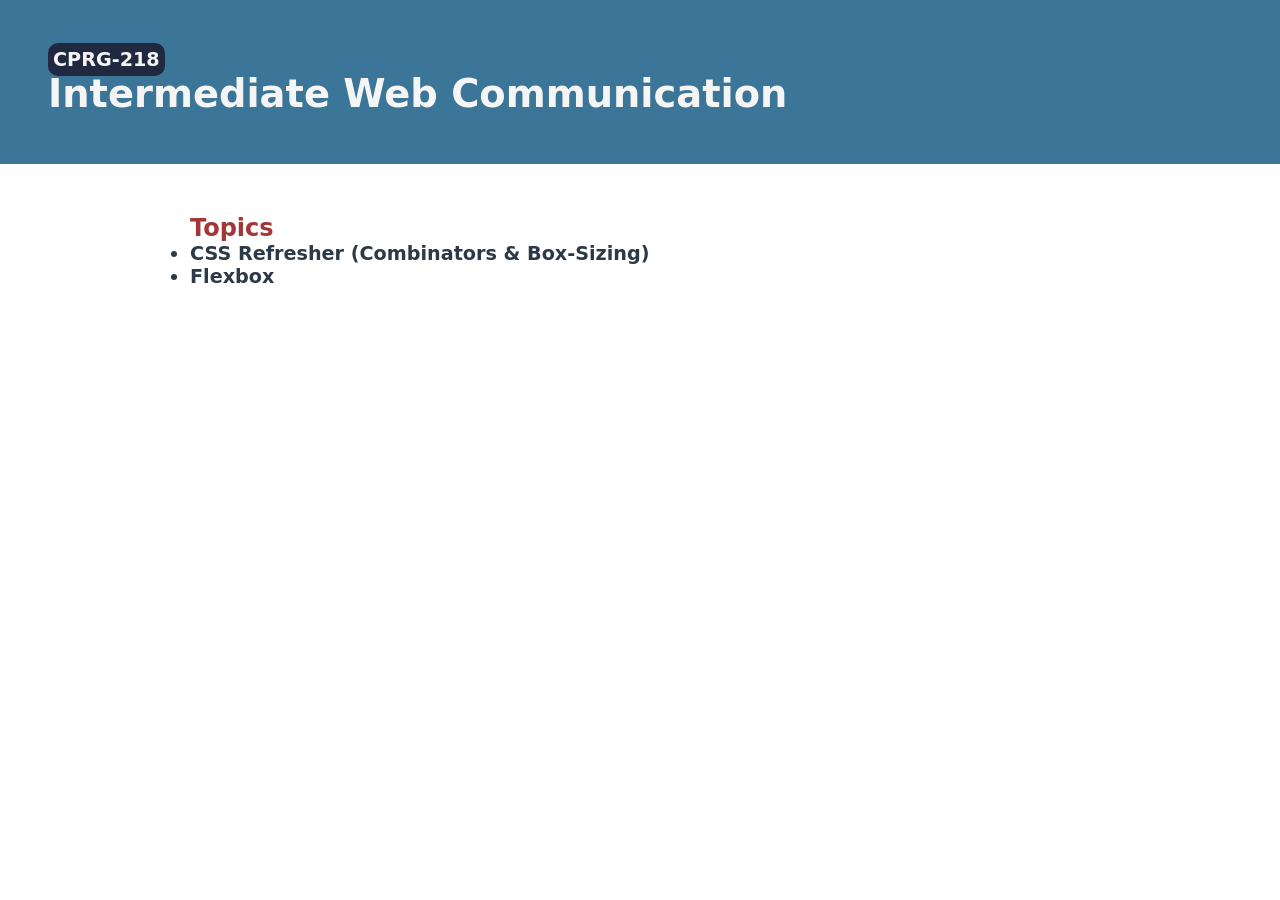
<file: index.html>
<!DOCTYPE html>
<html lang="en">
<head>
    <meta charset="UTF-8">
    <meta name="viewport" content="width=device-width, initial-scale=1.0">
    <title>Intermediate Web Communication</title>
    <link rel="preconnect" href="https://fonts.googleapis.com">
    <link rel="preconnect" href="https://fonts.gstatic.com" crossorigin>
    <link href="https://fonts.googleapis.com/css2?family=Source+Code+Pro:ital,wght@0,200..900;1,200..900&display=swap" rel="stylesheet">
    <link rel="stylesheet" href="css/styles.css">
</head>
<body>
    <header>
        <div>
            <p><span class="badge">CPRG-218</span></p>
        </div>
        <h1>Intermediate Web Communication</h1>
    </header>

    <main>
        <section>
            <ul>
                <p>Topics</p>
                <li><a href="Combinator_BoxSizing/cbs_index.html">CSS Refresher (Combinators &amp; Box-Sizing)</a></li>
                <li><a href="flexbox/fb_index.html">Flexbox</a></li>        <!-- TODO: link fb_index.html file in anchor tag -->
            </ul>
        </section>
        
    </main>
</body>
</html>
</file>
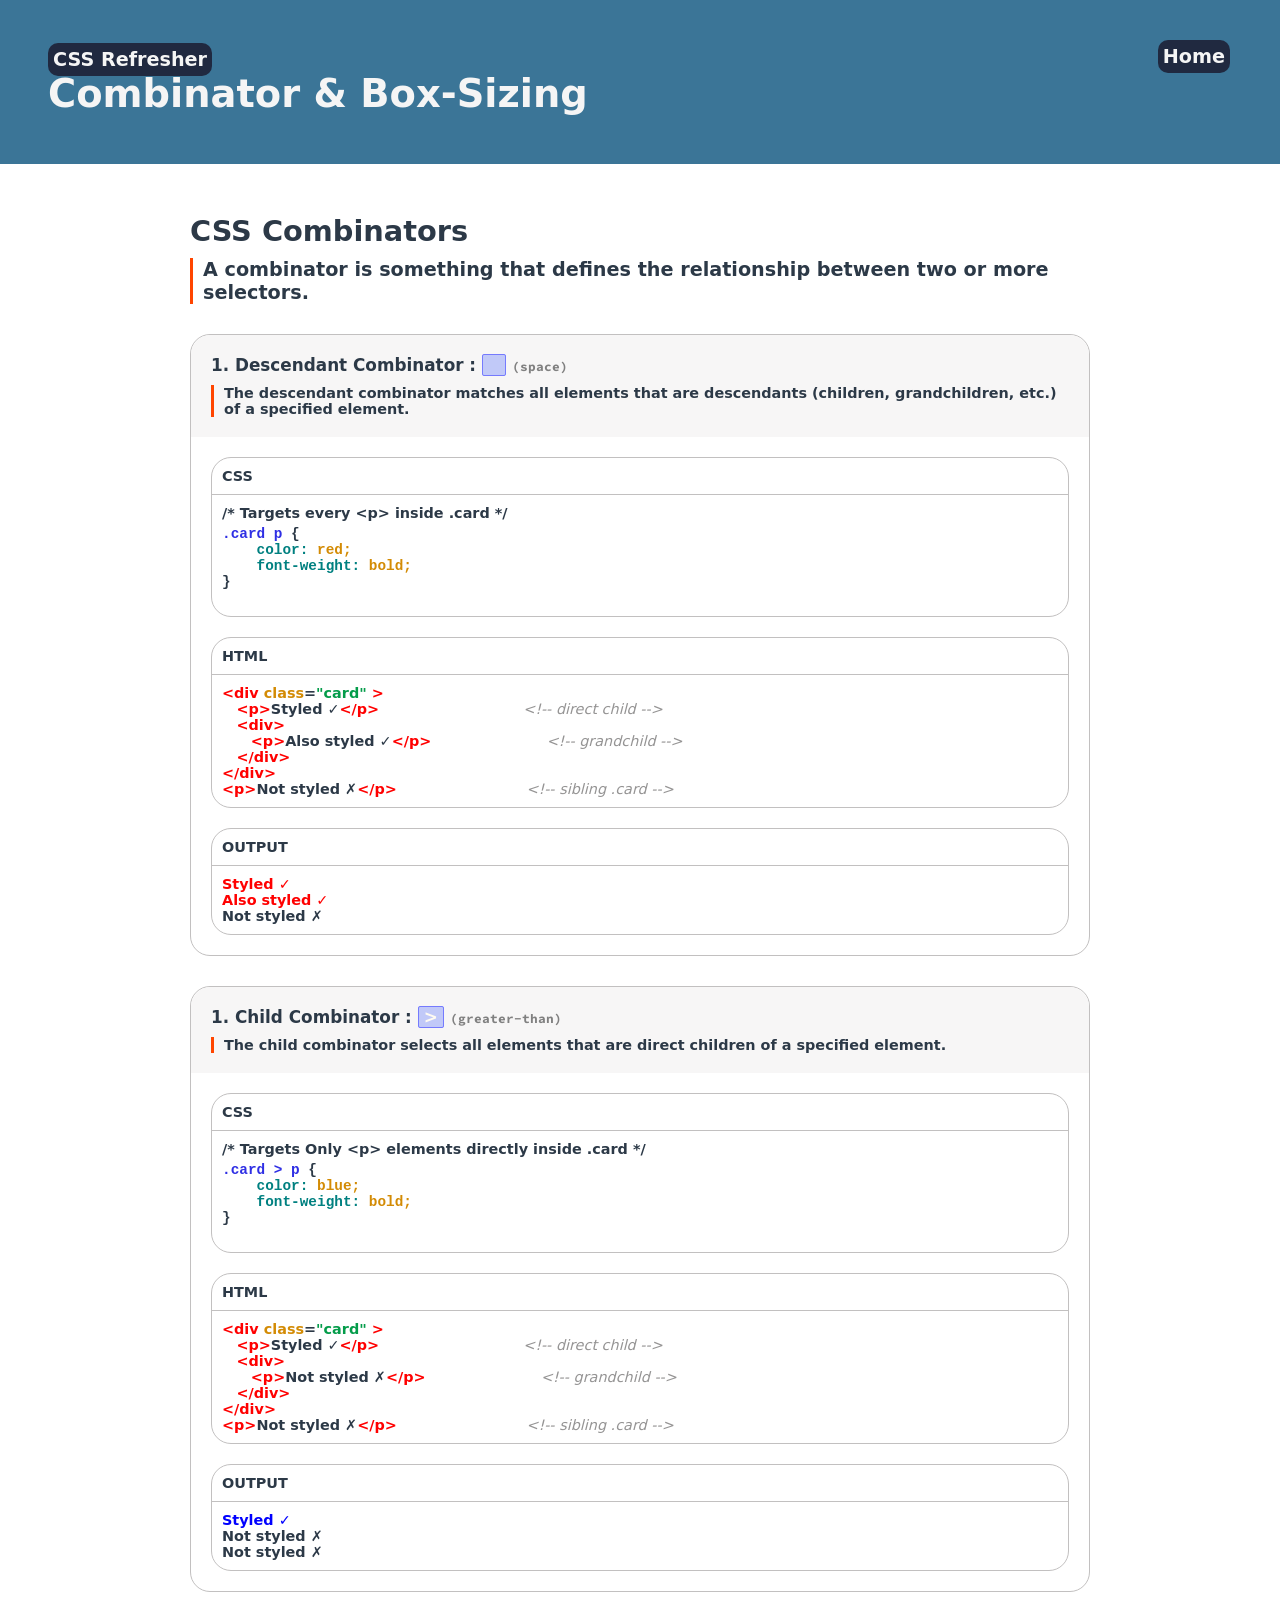
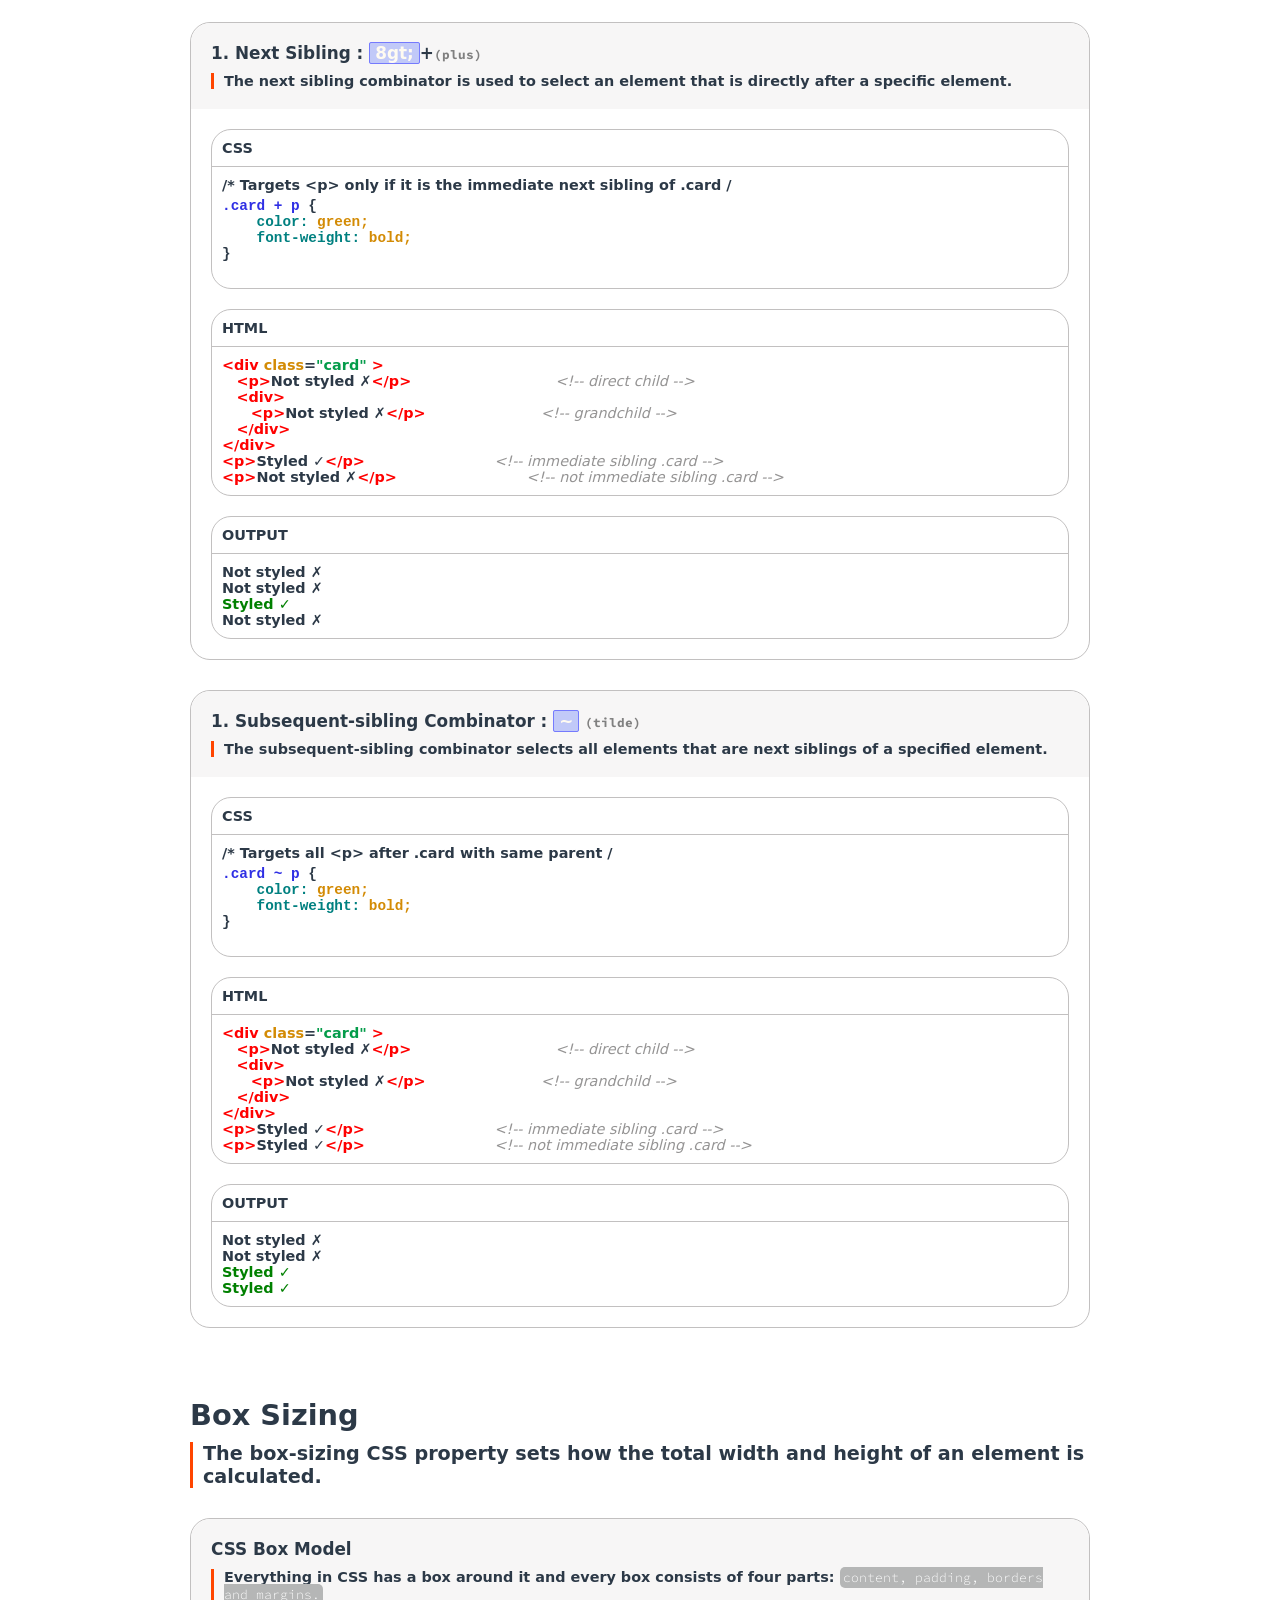
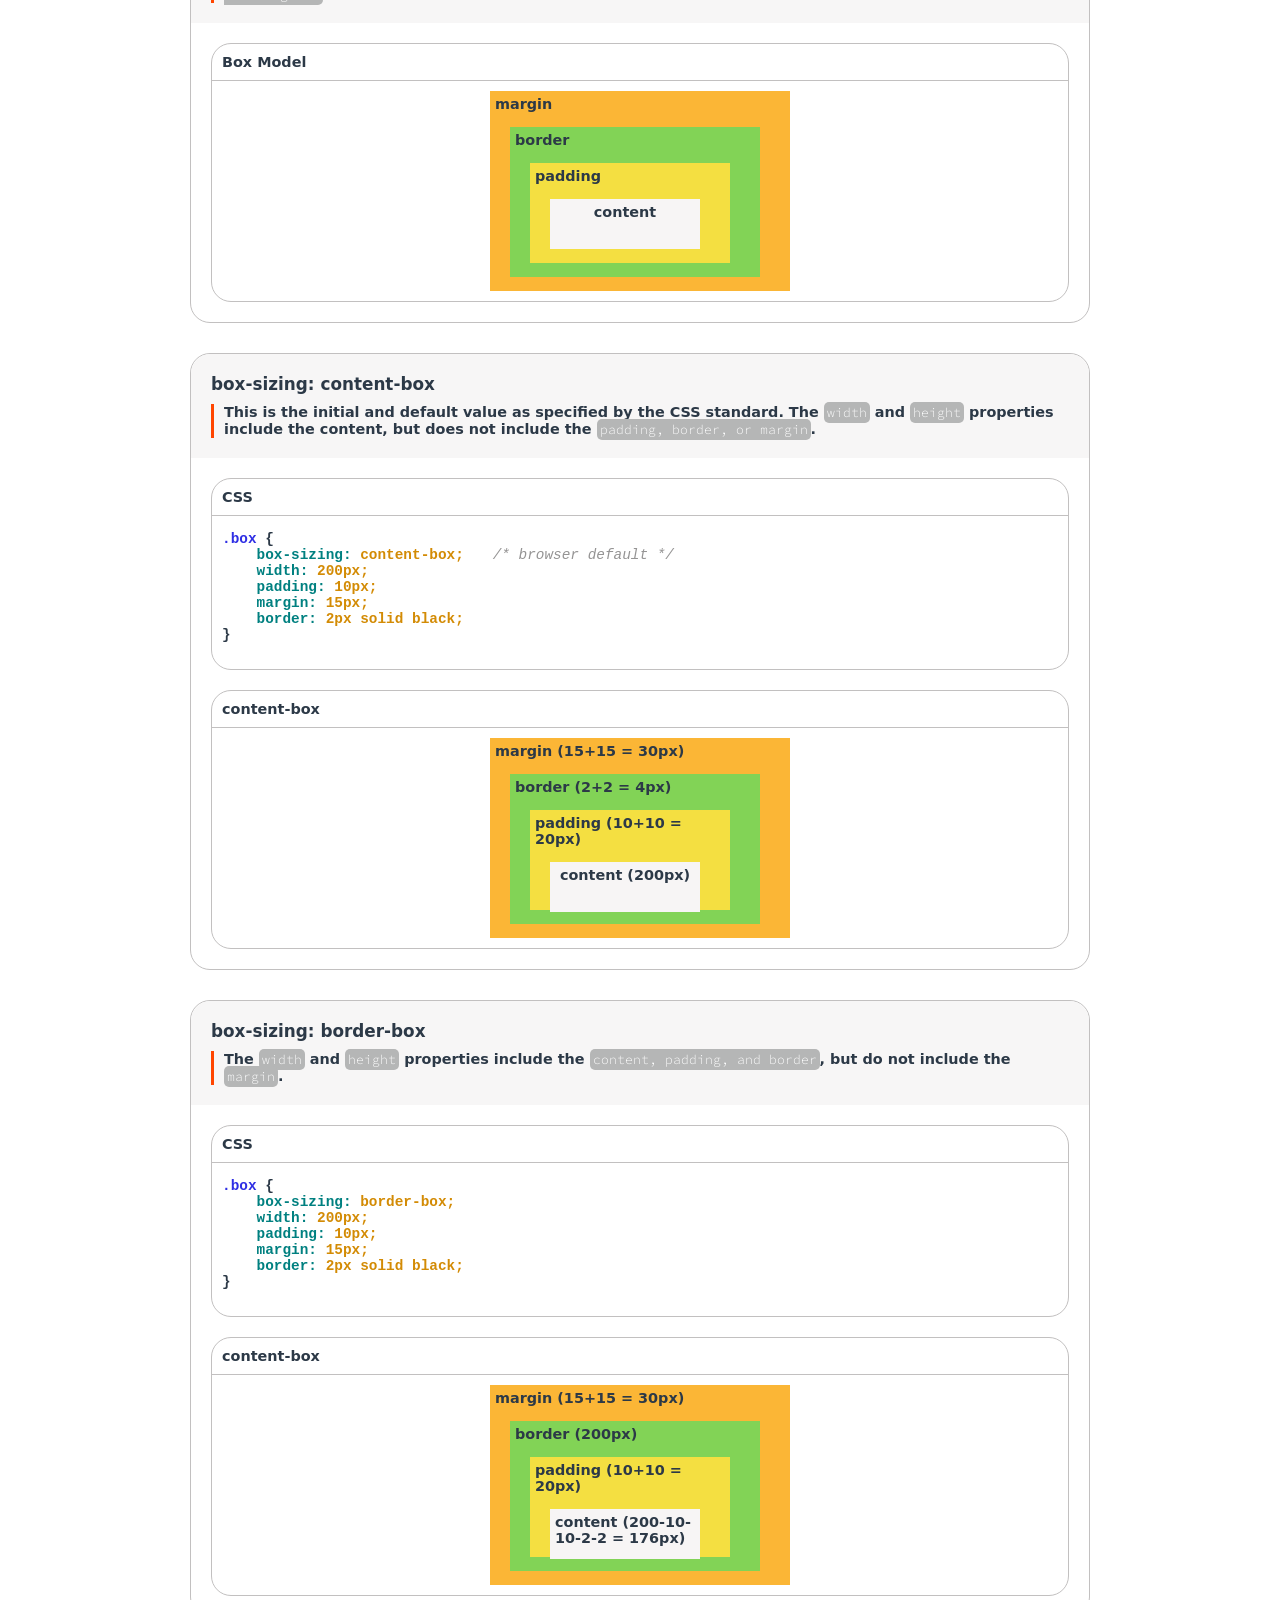
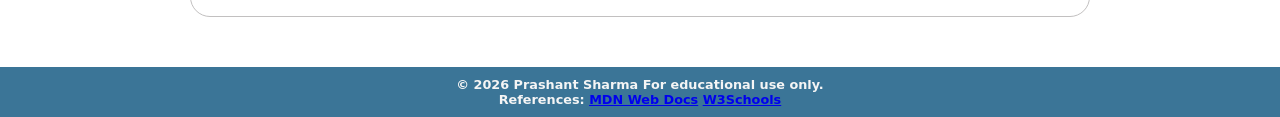
<file: Combinator_BoxSizing/cbs_index.html>
<!DOCTYPE html>
<html lang="en">
<head>
    <meta charset="UTF-8">
    <meta name="viewport" content="width=device-width, initial-scale=1.0">
    <title>CSS-Refresher</title>
    <link rel="preconnect" href="https://fonts.googleapis.com">
    <link rel="preconnect" href="https://fonts.gstatic.com" crossorigin>
    <link href="https://fonts.googleapis.com/css2?family=Source+Code+Pro:ital,wght@0,200..900;1,200..900&display=swap" rel="stylesheet">
    <link rel="stylesheet" href="css/cbs_styles.css">
</head>
<body>
    <header>
        <div>
            <p><span class="badge">CSS Refresher</span></p>
        </div>
        <h1>Combinator &#38; Box-Sizing</h1>
    </header>

    <div>
        <p id="home-btn" class="badge"><a href="../index.html">Home</a></p>
    </div>

    <main>

        <!-- CSS Combinators -->
        <section>
            <div class="section-title">
                <h2>CSS Combinators</h2>
                <p class="define">
                    A combinator is something that defines the relationship between two or more selectors.
                </p>
            </div>

            <!-- Decendant Combinator -->
            <article class="content">
                <div class="article-title">
                    <h3>1. Descendant Combinator : <span class="symbol">&nbsp;&nbsp;</span> <span class="symbol-name">(space)</span></h3>
                    <p class="define">The descendant combinator matches all elements that are descendants (children, grandchildren, etc.) of a specified element.</p>
                </div>
                
                <div class="example">
                    <p class="example-title">
                        CSS
                    </p>
                    <div class="example-code">
                        <p>/* Targets every &lt;p&gt; inside .card */</p>
                        <pre>
<span class="selector">.card p </span>{
    <span class="prop">color:</span> <span class="val">red;</span>
    <span class="prop">font-weight:</span> <span class="val">bold;</span>
}
                        </pre>
                        

                    </div>
                </div>

                <div class="example">
                    <p class="example-title">
                        HTML
                    </p>
                    <div class="example-code">                        
                        </pre><p><span class="element">&lt;div</span> <span class="cl">class</span>=<span class="cl-val">"card"</span> <span class="element">&gt;</span></p>
                        <p>&emsp;<span class="element">&lt;p&gt;</span>Styled  ✓<span class="element">&lt;/p&gt;</span>&emsp;&emsp;&emsp;&emsp;&emsp;&emsp;&emsp;&emsp;&emsp;&emsp;<span class="cmt">&lt;!-- direct child --&gt;</span></p>
                        <p>&emsp;<span class="element">&lt;div&gt;</span></p>
                        <p>&emsp;&emsp;<span class="element">&lt;p&gt;</span>Also styled ✓<span class="element">&lt;/p&gt;</span>&emsp;&emsp;&emsp;&emsp;&emsp;&emsp;&emsp;&emsp;<span class="cmt">&lt;!-- grandchild --&gt;</span></p>
                        <p>&emsp;<span class="element">&lt;/div&gt;</span></p>
                        <p><span class="element">&lt;/div&gt;</span></p>
                        <span class="element">&lt;p&gt;</span>Not styled ✗<span class="element">&lt;/p&gt;</span>&emsp;&emsp;&emsp;&emsp;&emsp;&emsp;&emsp;&emsp;&emsp;<span class="cmt">&lt;!-- sibling .card --&gt;</span>
                        </pre>
                    </div>
                </div>

                <div class="example output">
                    <p class="example-title">
                        OUTPUT
                    </p>
                    <div class="example-code">                        
                        <p style="color: red; font-weight: bold;">Styled  ✓</p>
                        <p style="color: red; font-weight: bold;">Also styled ✓</p>
                        <p>Not styled ✗</p>
                    </div>
                </div>
            </article>
            
            <!-- Child Combinator -->
            <article class="content">
                <div class="article-title">
                    <h3>1. Child Combinator : <span class="symbol">&gt;</span> <span class="symbol-name">(greater-than)</span></h3>
                    <p class="define">The child combinator selects all elements that are direct children of a specified element.</p>
                </div>
                
                <div class="example">
                    <p class="example-title">
                        CSS
                    </p>
                    <div class="example-code">
                        <p>/* Targets Only &lt;p&gt; elements directly inside .card */</p>
                        <pre>
<span class="selector">.card &gt; p</span> {
    <span class="prop">color:</span> <span class="val">blue;</span>
    <span class="prop">font-weight:</span> <span class="val">bold;</span>
}
                        </pre>
                        

                    </div>
                </div>

                <div class="example">
                    <p class="example-title">
                        HTML
                    </p>
                    <div class="example-code">                        
                        </pre><p><span class="element">&lt;div</span> <span class="cl">class</span>=<span class="cl-val">"card"</span> <span class="element">&gt;</span></p>
                        <p>&emsp;<span class="element">&lt;p&gt;</span>Styled  ✓<span class="element">&lt;/p&gt;</span>&emsp;&emsp;&emsp;&emsp;&emsp;&emsp;&emsp;&emsp;&emsp;&emsp;<span class="cmt">&lt;!-- direct child --&gt;</span></p>
                        <p>&emsp;<span class="element">&lt;div&gt;</span></p>
                        
                        <p>&emsp;&emsp;<span class="element">&lt;p&gt;</span>Not styled ✗<span class="element">&lt;/p&gt;</span>&emsp;&emsp;&emsp;&emsp;&emsp;&emsp;&emsp;&emsp;<span class="cmt">&lt;!-- grandchild --&gt;</span></p>
                        <p>&emsp;<span class="element">&lt;/div&gt;</span></p>
                        <p><span class="element">&lt;/div&gt;</span></p>
                        <span class="element">&lt;p&gt;</span>Not styled ✗<span class="element">&lt;/p&gt;</span>&emsp;&emsp;&emsp;&emsp;&emsp;&emsp;&emsp;&emsp;&emsp;<span class="cmt">&lt;!-- sibling .card --&gt;</span>
                        </pre>
                    </div>
                </div>

                <div class="example output">
                    <p class="example-title">
                        OUTPUT
                    </p>
                    <div class="example-code">                        
                        <p style="color: blue; font-weight: bold;">Styled  ✓</p>
                        <p>Not styled ✗</p>
                        <p>Not styled ✗</p>
                    </div>
                </div>
            </article>


            <!-- Next Sibling -->
            <article class="content">
                <div class="article-title">
                    <h3>1. Next Sibling : <span class="symbol">8gt;</span>+<span class="symbol-name">(plus)</span></h3>
                    <p class="define">The next sibling combinator is used to select an element that is directly after a specific element.</p>
                </div>
                
                <div class="example">
                    <p class="example-title">
                        CSS
                    </p>
                    <div class="example-code">
                        <p>/* Targets &lt;p&gt; only if it is the immediate next sibling of .card /</p>
                        
                        <pre>
<span class="selector">.card + p</span> {
    <span class="prop">color:</span> <span class="val">green;</span>
    <span class="prop">font-weight:</span> <span class="val">bold;</span>
}
                        </pre>
                        

                    </div>
                </div>

                <div class="example">
                    <p class="example-title">
                        HTML
                    </p>
                    <div class="example-code">                        
                        </pre><p><span class="element">&lt;div</span> <span class="cl">class</span>=<span class="cl-val">"card"</span> <span class="element">&gt;</span></p>
                        <p>&emsp;<span class="element">&lt;p&gt;</span>Not styled ✗<span class="element">&lt;/p&gt;</span>&emsp;&emsp;&emsp;&emsp;&emsp;&emsp;&emsp;&emsp;&emsp;&emsp;<span class="cmt">&lt;!-- direct child --&gt;</span></p>
                        <p>&emsp;<span class="element">&lt;div&gt;</span></p>
                        
                        <p>&emsp;&emsp;<span class="element">&lt;p&gt;</span>Not styled ✗<span class="element">&lt;/p&gt;</span>&emsp;&emsp;&emsp;&emsp;&emsp;&emsp;&emsp;&emsp;<span class="cmt">&lt;!-- grandchild --&gt;</span></p>
                        <p>&emsp;<span class="element">&lt;/div&gt;</span></p>
                        <p><span class="element">&lt;/div&gt;</span></p>
                        <p><span class="element">&lt;p&gt;</span>Styled  ✓<span class="element">&lt;/p&gt;</span>&emsp;&emsp;&emsp;&emsp;&emsp;&emsp;&emsp;&emsp;&emsp;<span class="cmt">&lt;!-- immediate sibling .card --&gt;</span></p>
                        <p><span class="element">&lt;p&gt;</span>Not styled ✗<span class="element">&lt;/p&gt;</span>&emsp;&emsp;&emsp;&emsp;&emsp;&emsp;&emsp;&emsp;&emsp;<span class="cmt">&lt;!-- not immediate sibling .card --&gt;</span></p>
                        </pre>
                    </div>
                </div>

                <div class="example output">
                    <p class="example-title">
                        OUTPUT
                    </p>
                    <div class="example-code">                        
                        <p>Not styled ✗</p>
                        <p>Not styled ✗</p>
                        <p style="color: green; font-weight: bold;">Styled  ✓</p>
                        <p>Not styled ✗</p>
                    </div>
                </div>
            </article>


            <!-- Subsequent Sibling -->
            <article class="content">
                <div class="article-title">
                    <h3>1. Subsequent-sibling Combinator : <span class="symbol">&#126;</span> <span class="symbol-name">(tilde)</span></h3>
                    <p class="define">The subsequent-sibling combinator selects all elements that are next siblings of a specified element.</p>
                </div>
                
                <div class="example">
                    <p class="example-title">
                        CSS
                    </p>
                    <div class="example-code">
                        <p>/* Targets all &lt;p&gt; after .card with same parent /</p>
                        
                        <pre>
<span class="selector">.card &#126; p</span> {
    <span class="prop">color:</span> <span class="val">green;</span>
    <span class="prop">font-weight:</span> <span class="val">bold;</span>
}
                        </pre>
                        

                    </div>
                </div>

                <div class="example">
                    <p class="example-title">
                        HTML
                    </p>
                    <div class="example-code">                        
                        </pre><p><span class="element">&lt;div</span> <span class="cl">class</span>=<span class="cl-val">"card"</span> <span class="element">&gt;</span></p>
                        <p>&emsp;<span class="element">&lt;p&gt;</span>Not styled ✗<span class="element">&lt;/p&gt;</span>&emsp;&emsp;&emsp;&emsp;&emsp;&emsp;&emsp;&emsp;&emsp;&emsp;<span class="cmt">&lt;!-- direct child --&gt;</span></p>
                        <p>&emsp;<span class="element">&lt;div&gt;</span></p>
                        
                        <p>&emsp;&emsp;<span class="element">&lt;p&gt;</span>Not styled ✗<span class="element">&lt;/p&gt;</span>&emsp;&emsp;&emsp;&emsp;&emsp;&emsp;&emsp;&emsp;<span class="cmt">&lt;!-- grandchild --&gt;</span></p>
                        <p>&emsp;<span class="element">&lt;/div&gt;</span></p>
                        <p><span class="element">&lt;/div&gt;</span></p>
                        <p><span class="element">&lt;p&gt;</span>Styled  ✓<span class="element">&lt;/p&gt;</span>&emsp;&emsp;&emsp;&emsp;&emsp;&emsp;&emsp;&emsp;&emsp;<span class="cmt">&lt;!-- immediate sibling .card --&gt;</span></p>
                        <p><span class="element">&lt;p&gt;</span>Styled  ✓<span class="element">&lt;/p&gt;</span>&emsp;&emsp;&emsp;&emsp;&emsp;&emsp;&emsp;&emsp;&emsp;<span class="cmt">&lt;!-- not immediate sibling .card --&gt;</span></p>
                        </pre>
                    </div>
                </div>

                <div class="example output">
                    <p class="example-title">
                        OUTPUT
                    </p>
                    <div class="example-code">                        
                        <p>Not styled ✗</p>
                        <p>Not styled ✗</p>
                        <p style="color: green; font-weight: bold;">Styled  ✓</p>
                        <p style="color: green; font-weight: bold;">Styled  ✓</p>
                    </div>
                </div>
            </article>
        </section>

        <!-- Box Sizing -->
         <section>
            <div class="section-title">
                <h2>Box Sizing</h2>
                <p class="define">
                    The box-sizing CSS property sets how the total width and height of an element is calculated.
                </p>
            </div>

            <!-- Box Model -->
            <article class="content">
                <div class="article-title">
                    <h3>CSS Box Model</h3>
                    <p class="define">Everything in CSS has a box around it and every box consists of four parts: <span class="code">content, padding, borders and margins.</span></p>
                </div>

                <div class="example">
                    <p class="example-title">
                        Box Model
                    </p>
                    <div class="example-code">
                        <div style="width: fit-content; margin: auto;">
                            <div style="background-color: rgb(251, 182, 54); width: 300px; height: 200px; padding: 5px ;z-index: 0;">
                                <p>margin</p>
                                <div style="background-color: rgb(130, 211, 86); width: 250px; padding: 5px; height: 150px; margin: 15px; z-index: 10">
                                    <p>border</p>
                                    <div style="background-color: rgb(244, 223, 65); width: 200px; padding: 5px; height: 100px; margin: 15px; z-index: 20">
                                        <p>padding</p>
                                        <div style="background-color: rgb(247, 245, 245); width: 150px; padding: 5px; height: 50px; margin: 15px; z-index: 30">
                                            <p style="width: fit-content; margin: auto;">content</p>
                                        </div>
                                    </div>
                                </div>
                            </div>
                        </div>
                        
                    </div>
                </div>
            </article>


            <!-- Box Sizing: Content Box -->
            <article class="content">
                <div class="article-title">
                    <h3>box-sizing: content-box</h3>
                    <p class="define">This is the initial and default value as specified by the CSS standard. The <span class="code">width</span> and <span class="code">height</span> properties include the content, but does not include the <span class="code">padding, border, or margin</span>.</span></p>
                </div>

                <div class="example">
                    <p class="example-title">
                        CSS
                    </p>
                    <div class="example-code">
                        <pre>
<span class="selector">.box</span> {
    <span class="prop">box-sizing:</span> <span class="val">content-box;</span>&emsp;&emsp;<span class="cmt">/* browser default */</span>
    <span class="prop">width:</span> <span class="val">200px;</span>
    <span class="prop">padding:</span> <span class="val">10px;</span>
    <span class="prop">margin:</span> <span class="val">15px;</span>
    <span class="prop">border:</span> <span class="val">2px solid black;</span>
}
                        </pre>
                        

                    </div>
                </div>

                <div class="example">
                    <p class="example-title">
                        content-box
                    </p>
                    <div class="example-code">
                        <div style="width: fit-content; margin: auto;">
                            <div style="background-color: rgb(251, 182, 54); width: 300px; height: 200px; padding: 5px ;z-index: 0;">
                                <p>margin (15+15 = 30px)</p>
                                <div style="background-color: rgb(130, 211, 86); width: 250px; padding: 5px; height: 150px; margin: 15px; z-index: 10">
                                    <p>border (2+2 = 4px)</p>
                                    <div style="background-color: rgb(244, 223, 65); width: 200px; padding: 5px; height: 100px; margin: 15px; z-index: 20">
                                        <p>padding (10+10 = 20px)</p>
                                        <div style="background-color: rgb(247, 245, 245); width: 150px; padding: 5px; height: 50px; margin: 15px; z-index: 30">
                                            <p style="width: fit-content; margin: auto;">content (200px)</span></p>
                                        </div>
                                    </div>
                                </div>
                            </div>
                        </div>
                        
                    </div>
                </div>
            </article>


            <!-- Box Sizing: Border Box -->
            <article class="content">
                <div class="article-title">
                    <h3>box-sizing: border-box</h3>
                    <p class="define">The <span class="code">width</span> and <span class="code">height</span> properties include the <span class="code">content, padding, and border</span>, but do not include the <span class="code">margin</span>.</p>
                </div>

                <div class="example">
                    <p class="example-title">
                        CSS
                    </p>
                    <div class="example-code">
                        <pre>
<span class="selector">.box</span> {
    <span class="prop">box-sizing:</span> <span class="val">border-box;</span></span>
    <span class="prop">width:</span> <span class="val">200px;</span>
    <span class="prop">padding:</span> <span class="val">10px;</span>
    <span class="prop">margin:</span> <span class="val">15px;</span>
    <span class="prop">border:</span> <span class="val">2px solid black;</span>
}
                        </pre>
                        

                    </div>
                </div>
                
                <div class="example">
                    <p class="example-title">
                        content-box
                    </p>
                    <div class="example-code">
                        <div style="width: fit-content; margin: auto;">
                            <div style="background-color: rgb(251, 182, 54); width: 300px; height: 200px; padding: 5px ;z-index: 0;">
                                <p>margin (15+15 = 30px)</p>
                                <div style="background-color: rgb(130, 211, 86); width: 250px; padding: 5px; height: 150px; margin: 15px; z-index: 10">
                                    <p>border (200px)</p>
                                    <div style="background-color: rgb(244, 223, 65); width: 200px; padding: 5px; height: 100px; margin: 15px; z-index: 20">
                                        <p>padding (10+10 = 20px)</p>
                                        <div style="background-color: rgb(247, 245, 245); width: 150px; padding: 5px; height: 50px; margin: 15px; z-index: 30">
                                            <p style="width: fit-content; margin: auto;">content (200-10-10-2-2 = 176px)</span></p>
                                        </div>
                                    </div>
                                </div>
                            </div>
                        </div>
                        
                    </div>
                </div>
            </article>
         </section>
    </main>

    <footer>
        <p>&copy; 2026 Prashant Sharma For educational use only.</p>
        <nav class="footer-links">
            <span>References:</span>
            <a href="https://developer.mozilla.org" target="_blank" rel="noopener">MDN Web Docs</a>
            <a href="https://www.w3schools.com" target="_blank" rel="noopener">W3Schools</a>
        </nav>
    </footer>
</body>
</html>
</file>
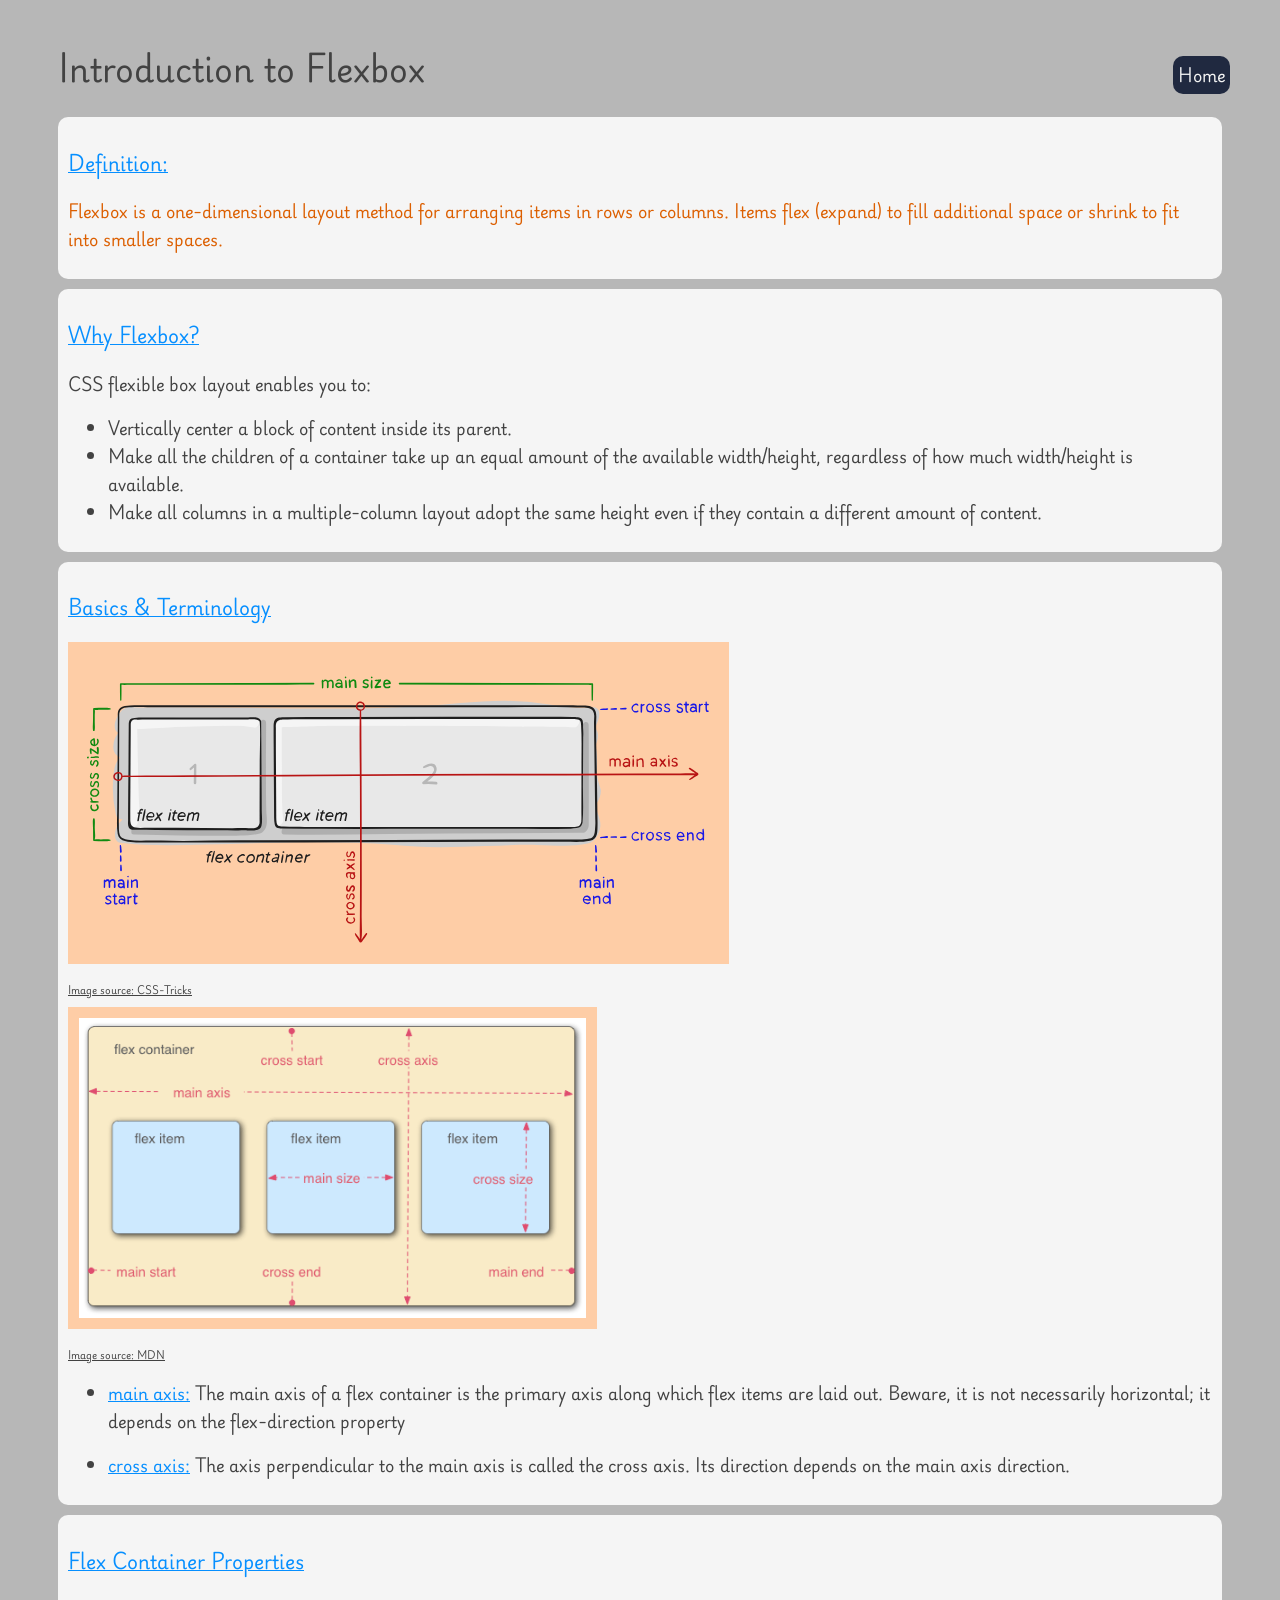
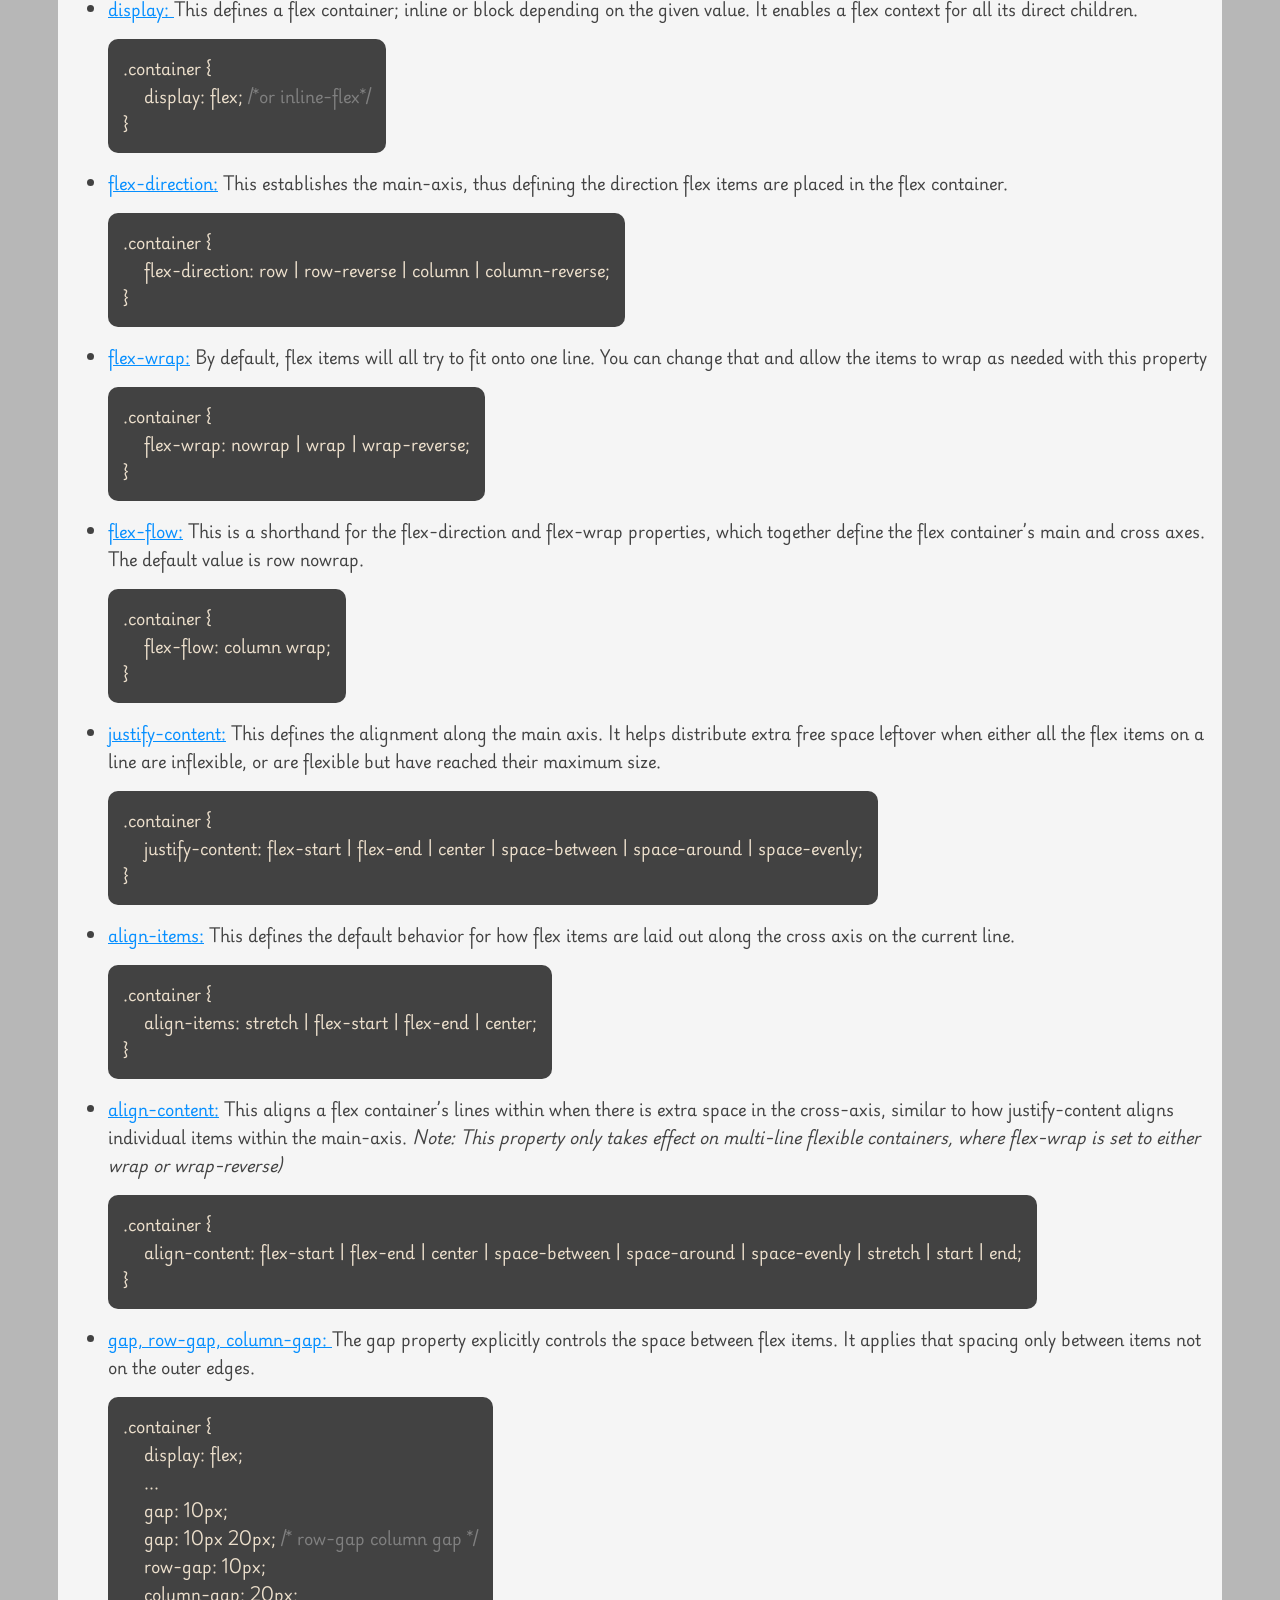
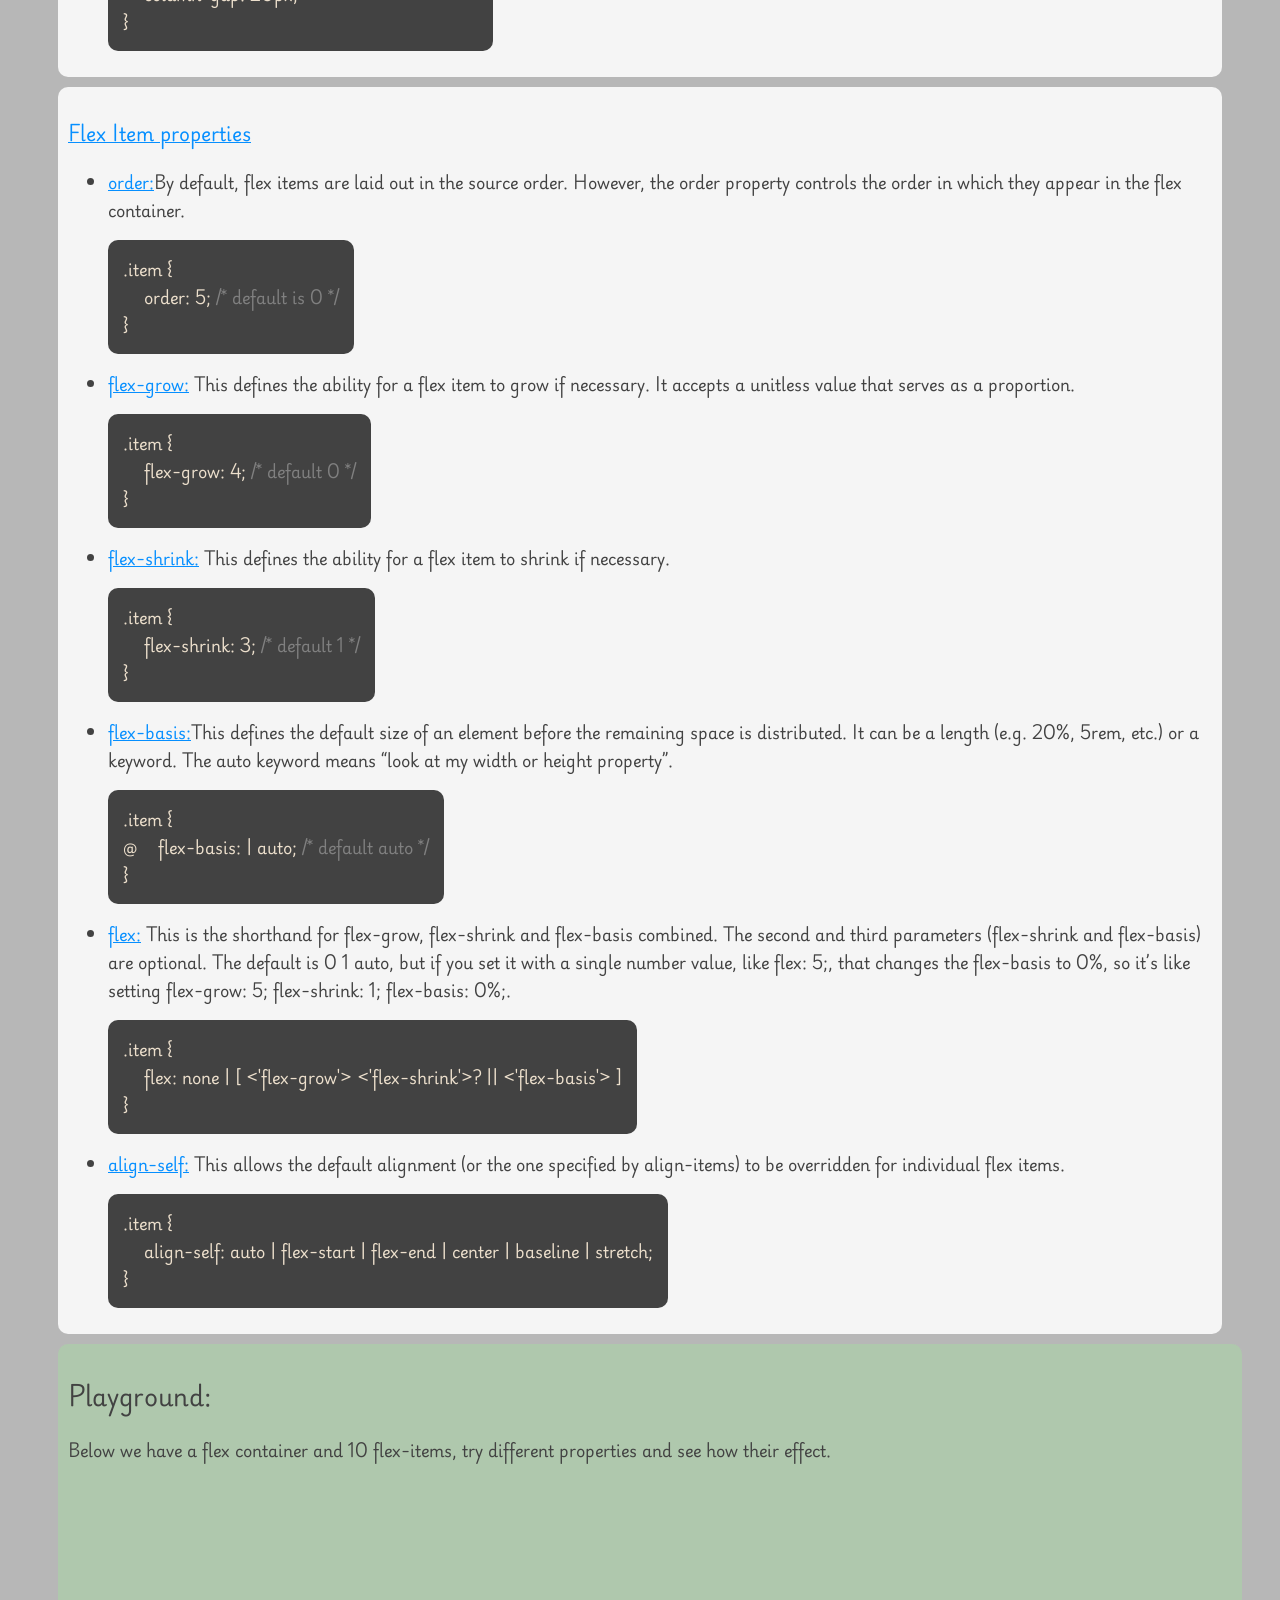
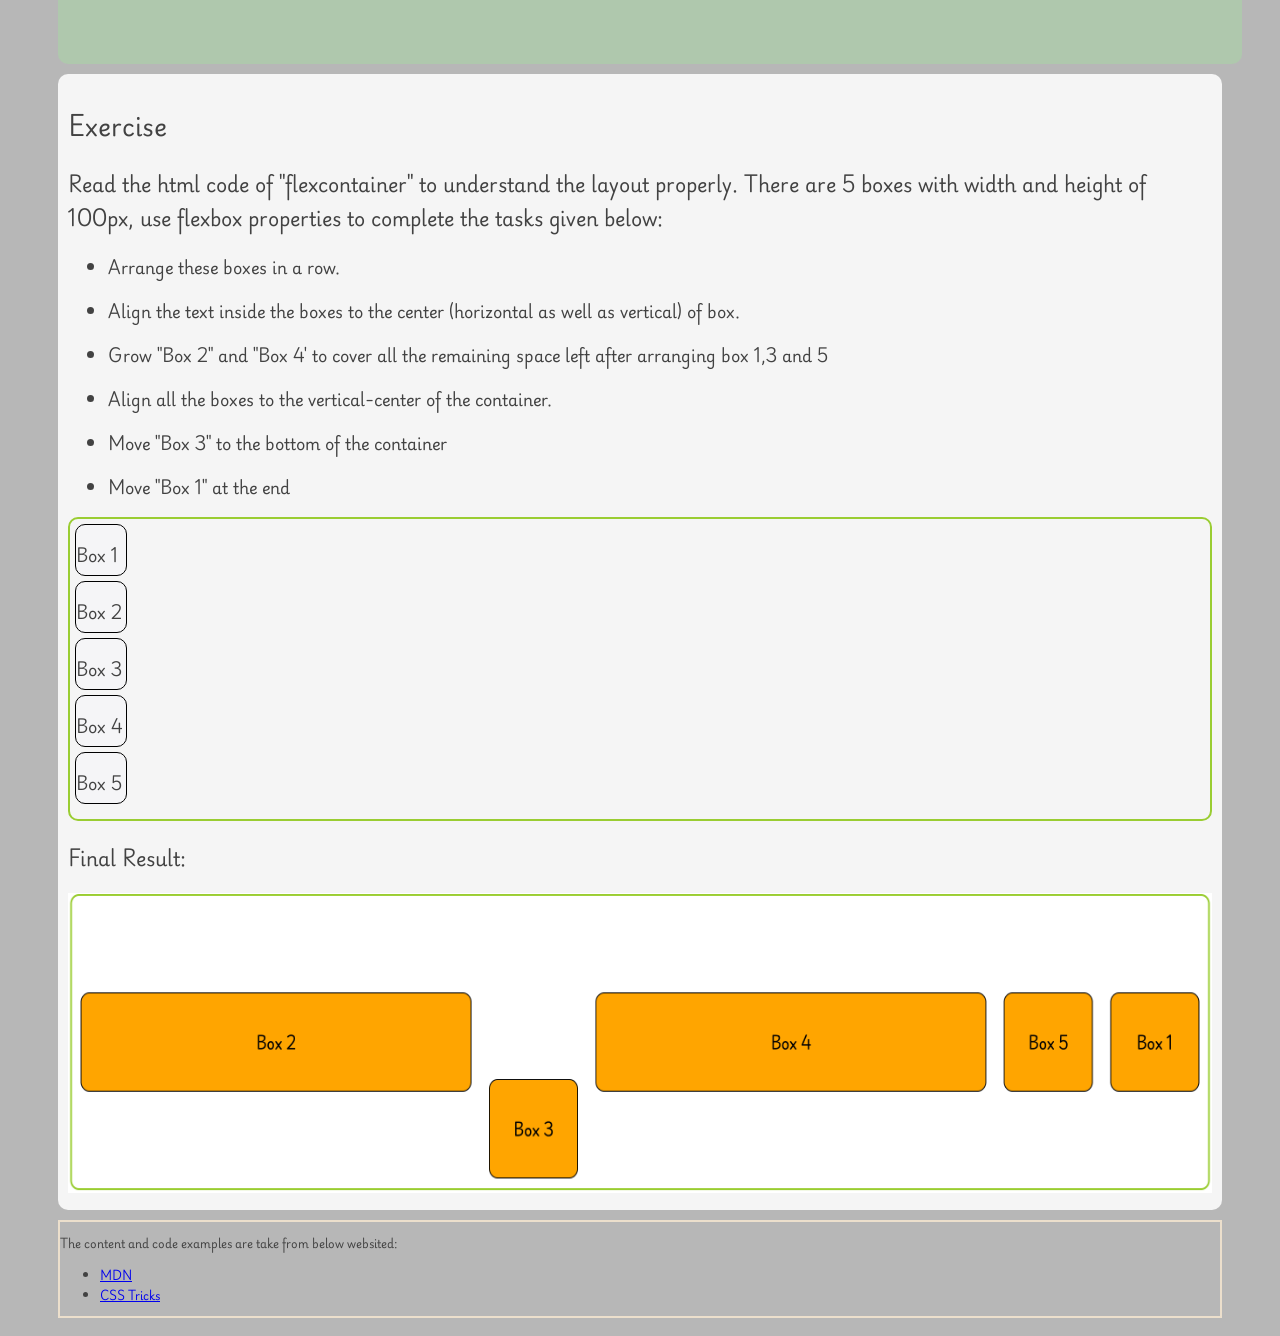
<file: flexbox/fb_index.html>
<!DOCTYPE html>
<html lang="en">
<head>
    <meta charset="UTF-8">
    <meta name="viewport" content="width=device-width, initial-scale=1.0">
    <link rel="preconnect" href="https://fonts.googleapis.com">
    <link rel="preconnect" href="https://fonts.gstatic.com" crossorigin>
    <link href="https://fonts.googleapis.com/css2?family=Playwrite+DE+Grund:wght@100..400&display=swap" rel="stylesheet">
    <link rel="stylesheet" href="css/fb_styles.css">
    <!-- TODO - link the fb_styles.css file -->
    <title>Flexbox</title>
</head>
<body>
    <header>
        <h1>Introduction to Flexbox</h1>
    </header>

    <div>
        <p id="home-btn" class="badge"><a href="../index.html">Home</a></p>
    </div>

    <section id="definition">
        <h3>Definition:</h3>
        <p>
            Flexbox is a one-dimensional layout method for arranging items in rows or columns. 
            Items flex (expand) to fill additional space or shrink to fit into smaller spaces. 
        </p>
    </section>

    <section>
        <h3>Why Flexbox?</h3>
        <p>
            CSS flexible box layout enables you to:
        </p>
        <ul>
            <li>Vertically center a block of content inside its parent.</li>
            <li>Make all the children of a container take up an equal amount of the available width/height, regardless of how much width/height is available.</li>
            <li>Make all columns in a multiple-column layout adopt the same height even if they contain a different amount of content.</li>
        </ul>
    </section>

    <section>
        <h3>Basics & Terminology</h3>

        <div id="imgContainer">
            <div>
                <img class="basicTerms" src="images/flex-basic-terminology.svg" alt="flexbox terminology">
                <p class="caption">Image source: CSS-Tricks</p>
            </div>

            <div>
                <img class="basicTerms" src="images/flex_terms.png" alt="flexbox terminology">
                <p class="caption">Image source: MDN</p>
            </div>
        
        </div>
        

        <ul>
            <li>
                <p>
                    <b>main axis:</b> The main axis of a flex container is the primary axis along which flex items are laid out. Beware, it is not necessarily horizontal; it depends on the flex-direction property
                </p>
            </li>
            <li>
                <p>
                    <b>cross axis:</b> The axis perpendicular to the main axis is called the cross axis. Its direction depends on the main axis direction.
                </p>
            </li>
        </ul>
    </section>


    <section>
        <h3>Flex Container Properties</h3>
        <ul>
            <li>
                <p>
                    <b>display: </b>This defines a flex container; inline or block depending on the given value. It enables a flex context for all its direct children.
                </p>

                <p class="code-example">
                    .container { <br>
                        &emsp; display: flex; <span class="comment"> /*or inline-flex*/</span> <br>
                    } <br>
                </p>
            </li>

            <li>
                <p>
                    <b>flex-direction:</b> This establishes the main-axis, thus defining the direction flex items are placed in the flex container.
                </p>

                <p class="code-example">
                    .container { <br>
                        &emsp; flex-direction: row | row-reverse | column | column-reverse; <br>
                      } <br>
                </p>
            </li>

            <li>
                <p>
                    <b>flex-wrap:</b> By default, flex items will all try to fit onto one line. You can change that and allow the items to wrap as needed with this property
                </p>

                <p class="code-example">
                    .container { <br>
                        &emsp; flex-wrap: nowrap | wrap | wrap-reverse; <br>
                      } <br>
                </p>
            </li>

            <li>
                <p>
                    <b>flex-flow:</b> This is a shorthand for the flex-direction and flex-wrap properties, which together define the flex container’s main and cross axes. The default value is row nowrap.
                </p>

                <p class="code-example">
                    .container { <br>
                        &emsp; flex-flow: column wrap; <br>
                      } <br>
                </p>
            </li>

            <li>
                <p>
                    <b>justify-content:</b> This defines the alignment along the main axis. It helps distribute extra free space leftover when either all the flex items on a line are inflexible, or are flexible but have reached their maximum size.
                </p>

                <p class="code-example">
                    .container { <br>
                        &emsp; justify-content: flex-start | flex-end | center | space-between | space-around | space-evenly; <br>
                      } <br>
                </p>
            </li>

            <li>
                <p>
                    <b>align-items:</b> This defines the default behavior for how flex items are laid out along the cross axis on the current line.
                </p>

                <p class="code-example">
                    .container { <br>
                        &emsp; align-items: stretch | flex-start | flex-end | center; <br>
                      } <br>
                </p>
            </li>

            <li>
                <p>
                    <b>align-content:</b> This aligns a flex container’s lines within when there is extra space in the cross-axis, similar to how justify-content aligns individual items within the main-axis.
                    <i>Note: This property only takes effect on multi-line flexible containers, where flex-wrap is set to either wrap or wrap-reverse)</i>
                </p>
                <p class="code-example">
                    .container { <br>
                        &emsp; align-content: flex-start | flex-end | center | space-between | space-around | space-evenly | stretch | start | end; <br>
                      } <br>
                </p>
            </li>
            <li>
                <p>
                    <b>gap, row-gap, column-gap: </b>The gap property explicitly controls the space between flex items. It applies that spacing only between items not on the outer edges.
                </p>

                <p class="code-example">
                    .container { <br>
                        &emsp; display: flex; <br>
                        &emsp; ... <br>
                        &emsp; gap: 10px; <br>
                        &emsp; gap: 10px 20px; <span class="comment">/* row-gap column gap */</span> <br>
                        &emsp; row-gap: 10px; <br>
                        &emsp; column-gap: 20px; <br>
                      }
                </p>
            </li>
        </ul>
    </section>


    <section>
        <h3>Flex Item properties</h3>
        <ul>
            <li>
                <p>
                    <b>order:</b>By default, flex items are laid out in the source order. However, the order property controls the order in which they appear in the flex container.
                </p>
                <p class="code-example">
                    .item { <br>
                        &emsp; order: 5; <span class="comment">/* default is 0 */</span> <br>
                      } <br>
                </p>
            </li>

            <li>
                <p>
                    <b>flex-grow:</b> This defines the ability for a flex item to grow if necessary. It accepts a unitless value that serves as a proportion.
                </p>

                <p class="code-example">
                    .item { <br>
                       &emsp; flex-grow: 4; <span class="comment">/* default 0 */</span> <br>
                      } <br>
                </p>
            </li>

            <li>
                <p>
                    <b>flex-shrink:</b> This defines the ability for a flex item to shrink if necessary.
                </p>

                <p class="code-example">
                    .item { <br>
                      &emsp;  flex-shrink: 3; <span class="comment">/* default 1 */</span> <br>
                      } <br>
                </p>
            </li>

            <li>
                <p>
                    <b>flex-basis:</b>This defines the default size of an element before the remaining space is distributed.
                    It can be a length (e.g. 20%, 5rem, etc.) or a keyword. The auto keyword means “look at my width or height property”.
                </p>

                <p class="code-example">
                    .item { <br>
                       @&emsp; flex-basis:  | auto; <span class="comment">/* default auto */</span> <br>
                      } <br>
                </p>
            </li>

            <li>
                <p>
                    <b>flex:</b> This is the shorthand for flex-grow, flex-shrink and flex-basis combined. The second and third parameters (flex-shrink and flex-basis) are optional. 
                    The default is 0 1 auto, but if you set it with a single number value, like flex: 5;, that changes the flex-basis to 0%, so it’s like setting flex-grow: 5; flex-shrink: 1; flex-basis: 0%;.
                </p>

                <p class="code-example">
                    .item { <br>
                       &emsp; flex: none | [ <'flex-grow'> <'flex-shrink'>? || <'flex-basis'> ] <br>
                      } <br>
                </p>
            </li>

            <li>
                <p>
                    <b>align-self:</b> This allows the default alignment (or the one specified by align-items) to be overridden for individual flex items.
                </p>

                <p class="code-example">
                    .item { <br>
                       &emsp; align-self: auto | flex-start | flex-end | center | baseline | stretch; <br>
                      } <br>
                </p>
            </li>
        </ul>
    </section>


    <section id="playground">
        <h2>Playground:</h2>
        <p>Below we have a flex container and 10 flex-items, try different properties and see how their effect.</p>
        <div id="flex-container">
            <div class="flex-item"></div>
            <div class="flex-item"></div>
            <div class="flex-item"></div>
            <div class="flex-item"></div>
            <div class="flex-item"></div>
            <div class="flex-item"></div>
            <div class="flex-item"></div>
            <div class="flex-item"></div>
            <div class="flex-item"></div>
            <div class="flex-item"></div>
        </div>
    </section>
    <section>
        <h2>Exercise</h2>

        <p class="lead">Read the html code of "flexcontainer" to understand the layout properly. There are 5 boxes with width and height of 100px, use flexbox properties to complete the tasks given below:</p>
        <ul>
            <li>
                <p>Arrange these boxes in a row.</p>
            </li>
            <li>
                <p>Align the text inside the boxes to the center (horizontal as well as vertical) of box.</p>
            </li>
            <li>
                <p>Grow "Box 2" and "Box 4' to cover all the remaining space left after arranging box 1,3 and 5</p>
            </li>
            <li>
                <p>Align all the boxes to the vertical-center of the container.</p>
            </li>
            <li>
                <p>Move "Box 3" to the bottom of the container</p>
            </li>
            <li>
                <p>Move "Box 1" at the end</p>
            </li>
        </ul>
            
        
        <div class="flexcontainer">
            <div id="one" class="flexitem">
                <p>Box 1</p>
            </div>
            <div id="two" class="flexitem">
                <p>Box 2</p>
            </div>
            <div id="three" class="flexitem">
                <p>Box 3</p>
            </div>
            <div id="four" class="flexitem">
                <p>Box 4</p>
            </div>
            <div id="five" class="flexitem">
                <p>Box 5</p>
            </div>
        </div>

        <div>
            <p class="lead">Final Result:</p>
            <img id="exercise-result" src="images/FinalResult.png" alt="Final Result">
        </div>
    </section>


    <footer>
        <p>The content and code examples are take from below websited:</p>
        <ul>
            <li>
                <a href="https://developer.mozilla.org/en-US/docs/Learn/CSS/CSS_layout/Flexbox" target="_blank" rel="noopener">MDN</a>
            </li>
            <li><a href="https://css-tricks.com/snippets/css/a-guide-to-flexbox/" target="_blank" rel="noopener">CSS Tricks</a></li>
        </ul>
    </footer>
</body>
</html>
</file>
<file: css/styles.css>
:root {
    --bg: #FFF;
    --dark-txt: #2C3947;
    --dark-bg: #3B7597;
    --light-txt: #F5F5F5;
    --border: #202940;
    --symbol-bg: #c1c9f8;
    --symbol-border: #6368ffce;
    --symbol: #FFFBF1;
    --code-font: "Source Code Pro", monospace;
    --art-border: #c2c0c0;
}

 *, *::before, *::after { 
    box-sizing: border-box; 
    margin: 0; 
    padding: 0; 
}


body {
    background-color: var(--bg);
    color: var(--dark-txt);
    font-family: system-ui, -apple-system, BlinkMacSystemFont, 'Segoe UI', Roboto, Oxygen, Ubuntu, Cantarell, 'Open Sans', 'Helvetica Neue', sans-serif;
    font-weight: 600;
    font-size: 1.2rem;
}


header {
    padding: 3rem;
    background-color: var(--dark-bg);
    color: var(--light-txt)
}

.badge {
    background-color: #202940;
    color: var(--light-txt);
    padding: 5px;
    border-radius: 10px;
}

main {
    max-width: 960px;
    margin: 0 auto; 
}

section {
    padding: 20px;
    margin: 30px 10px;
}

ul > p {
    font-size: 1.5rem;
    color: #a33636
}

li > a {
    text-decoration: none;
    color: var(--dark-txt);
}

li > a:hover {
    font-size: 1.3rem;
}
</file>
<file: Combinator_BoxSizing/css/cbs_styles.css>
:root {
    --bg: #FFF;
    --dark-txt: #2C3947;
    --dark-bg: #3B7597;
    --light-txt: #F5F5F5;
    --border: #202940;
    --symbol-bg: #c1c9f8;
    --symbol-border: #6368ffce;
    --symbol: #FFFBF1;
    --code-font: "Source Code Pro", monospace;
    --art-border: #c2c0c0;
}

/* Reset default styling */

 *, *::before, *::after { 
    box-sizing: border-box; 
    margin: 0; 
    padding: 0; 
}

body {
    background-color: var(--bg);
    color: var(--dark-txt);
    font-family: system-ui, -apple-system, BlinkMacSystemFont, 'Segoe UI', Roboto, Oxygen, Ubuntu, Cantarell, 'Open Sans', 'Helvetica Neue', sans-serif;
    font-weight: 600;
    font-size: 1.2rem;
}

header {
    padding: 3rem;
    background-color: var(--dark-bg);
    color: var(--light-txt)
}

.badge {
    background-color: #202940;
    color: var(--light-txt);
    padding: 5px;
    border-radius: 10px;
}

p#home-btn {
    background-color: #202940;
    color: var(--light-txt);
    padding: 5px;
    border-radius: 10px;
    position: absolute;
    width: fit-content;
    top: 40px;
    right: 50px;
}

p#home-btn a {
    color: var(--light-txt);
    text-decoration: none;
}


main {
    max-width: 960px;
    margin: 0 auto; 
}

section {
    padding: 20px;
    margin: 30px 10px;
    /* border: 1px solid var(--border);
    border-radius: 20px; */
}

.define {
    border-left: 0.2rem solid orangered;
    padding-left: 10px;
    margin-top: 10px
}

.symbol {
    background-color: var(--symbol-bg);
    border: 1px solid var(--symbol-border);
    padding: 0 5px;
    border-radius: 2px;
    color: var(--symbol)
}

.symbol-name {
    font-size: 0.8rem;
    color: grey;
    font-family: var(--code-font);
}

article {
    /* padding: 10px 15px; */
    border: 1px solid var(--art-border);
    margin-top: 30px;
    border-radius: 20px;
    font-size: 0.9rem;
}

pre {
    margin-top: 5px
}

.article-title {
    background-color: #f7f6f6;
    padding: 20px;
    border-top-left-radius: 20px;
    border-top-right-radius: 20px;
}

.example {
    margin: 20px;
    border: 1px solid var(--art-border); 
    border-radius: 20px;
}

.example-title {
    border-bottom: 1px solid var(--art-border);
    padding: 10px
}

.example-code {
    padding: 10px
}

.selector {
    color: #2F2FE4
}

.prop {
    color: teal
}

.val {
    color: rgb(211, 139, 5)
}

.element {
    color: red
}

.cl {
    color: rgb(211, 139, 5)
}

.cl-val {
    color: rgb(4, 156, 74)
}

.cmt {
    color: rgb(149, 148, 148);
    font-style: italic;
    font-weight: 400;
}

.code {
    background-color: #b5b6b6;
    color: #fff;
    padding: 2px 3px;
    border-radius: 5px;
    font-family: var(--code-font);
    font-weight: 300;
    font-size: 0.9em;
}

footer {
    background-color: var(--dark-bg);
    color: var(--light-txt);
    font-size: 0.8rem;
    display: flex;
    justify-content: center;
    align-items: center;
    flex-direction: column;
    padding: 10px 0;
}
</file>
<file: flexbox/css/fb_styles.css>
:root {
    --txt-color: #424242;
    --border-color: #ECDFCC;
    --border-radius: 10px;
    --light-txt: #F5F5F5;
}

p#home-btn {
    background-color: #202940;
    color: var(--light-txt);
    padding: 5px;
    border-radius: 10px;
    position: absolute;
    width: fit-content;
    top: 40px;
    right: 50px;
}

p#home-btn a {
    color: var(--light-txt);
    text-decoration: none;
}

.lead {
    font-size: 1.2rem;
    font-weight: 600;
}

.flexitem {
    width: 100px;
    height: 100px;
    background-color: orange;
    border: 1px solid black;
    border-radius: 10px;
    margin: 10px;
}

.flexcontainer {
    min-height: 300px;
    border: 2px solid yellowgreen;
    border-radius: 10px;
}

img#exercise-result {
    width: 100%;
    height: 300px;
}


/* TODO: Complete the Styling */

/*
For the enitre webpage, set 
    font-family "Playwrite DE Grund",cursive
    background color: '#B7B7B7'
    text color to #424242
    vertical padding of 10px
    horizontal padding of 50px
*/

body
{
font-family: "Playwrite DE Grund", Arial, Helvetica, sans-serif;
background: #B7B7B7;
color: #424242;
padding: 10px 50px;
}

/*
Target h3 and b tags to set font color to #068FFF and add text-decoration of underline
*/
h3, b
{
    color: #068FFF;
    text-decoration: underline;
}
/*
Add a top border of 2px width to the footer. Use #ECDFCC as color of border
Set the font color of all the text in footer to #424242, font size of 0.7rem and align all the text to the center of the screen.
For unordered list inside footer, set list-style to none.
*/

footer
{
    border: 2px solid #ECDFCC;
    color: #424242;
    font-size: .7rem;
    align-items: center;
    list-style: none;
}

/*
Target section tag to add a background color of #F5F5F5, padding of 10px, vertical margin of 10px and a border radius of 10px
*/

section
{
    background-color: #f5f5f5;
    padding: 10px;
    margin: 10px 0px;
    border-radius: 10px;
}

/*
Target definition id and set font color to #DC5F00, font size of 1.1rem.
*/

#definition
{
    color: #DC5F00;
}

/*
Target basicTerms class to set display to inline-block, height of 200px, padding of 10px, border of 1px, border color to #FECDA6, border radius of 10px, background color to #FECDA6
*/

.basicTerms{
    display: inline-block;
    height: 200px;
    padding: 10px;
    border: 1px solid #FECDA6;
    background: #FECDA6;

}

/*
Change the height of basicTerm class to 300px when user hover over it.
*/

.basicTerms
{height: 300px;}

/*
Target caption class to set font size to 0.6rem, add underline to the text and align text to the center.
*/

.caption
{
    font-size: .6rem;
    text-decoration: underline;
    align-items: center;
}

/*
Target code-example class to set width to fit-content, padding of 15px, background color to #424242, text color to #ECDFCC and 10px border radius
*/

.code-example
{
width: fit-content;
padding: 15px;
background: #424242;
color: #ECDFCC;
border-radius: 10px;
}
/*
Target comment class to set font color to gray
*/
.comment
{
    color: grey;
}
/*
Target playground id to set background color to #AFC8AD border radius to 10px width of 100% and min-height to 300px
*/
#playground
{
    background: #AFC8AD;
    border-radius: 10px;
    width: 100%;
    min-height: 300px;
}
/*
Target flex-container id to set a border of 2px and border color to #F5F5F7, border radius to 5px 
*/
#flexcontainer 
{border: 2px solid #F5F5F7;
border-radius: 5px;}
/*
target flex-item class to set width and height to 50px, border radius of 5px, background color of #F5F5F7 and a margin of 5px 
*/
.flexitem
{width: 50px;
height: 50px;
background: #F5F5F7;
margin: 5px;}
</file>
